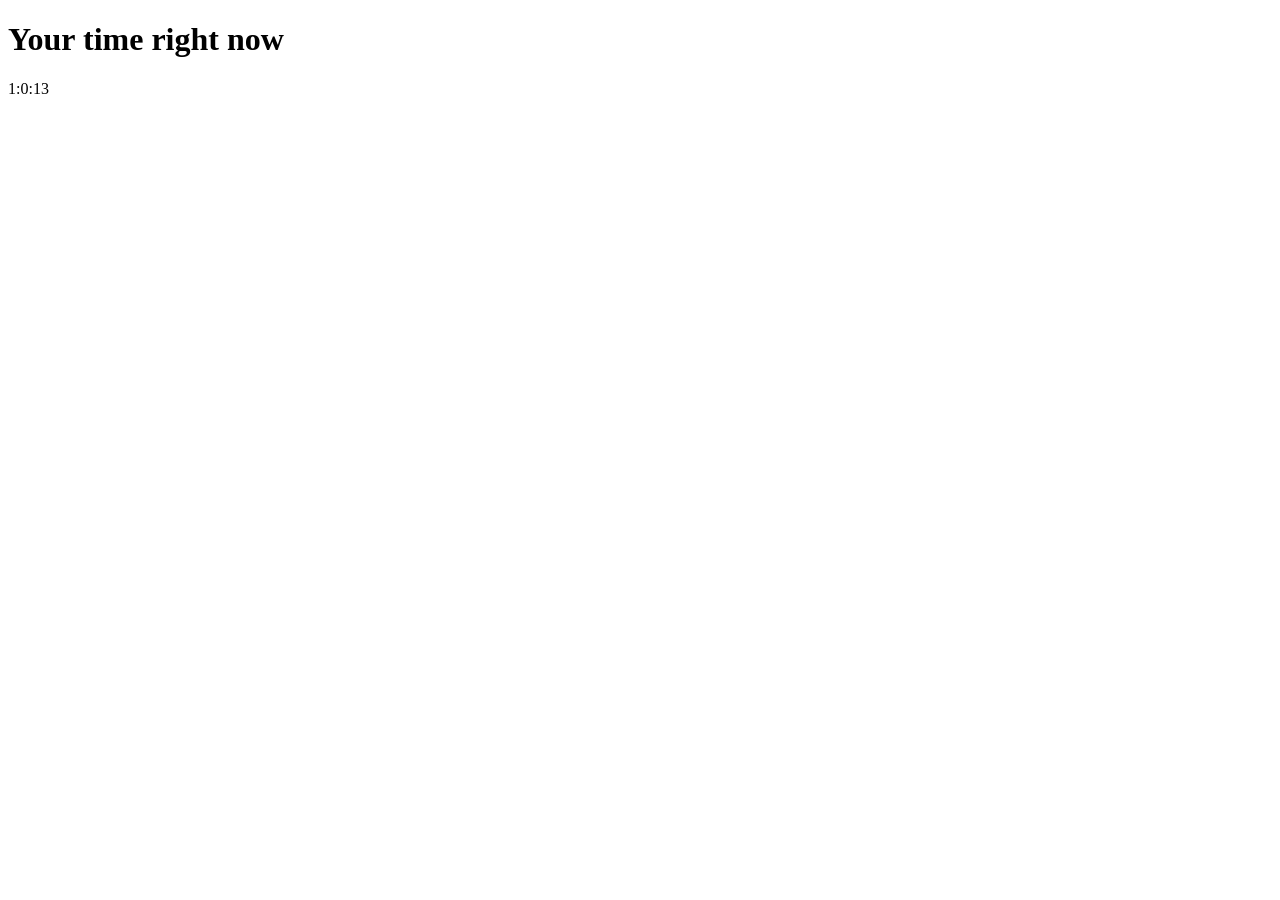
<file: digital-clock/index.html>
<!DOCTYPE html>
<html lang="en">
<head>
    <meta charset="UTF-8">
    <title>Digital Clock</title>
</head>
<body>
    <h1>Your time right now</h1>
    <p id="Clock">00:00:00</p>
    <script src="script.js"></script>

</body>
</html>
</file>
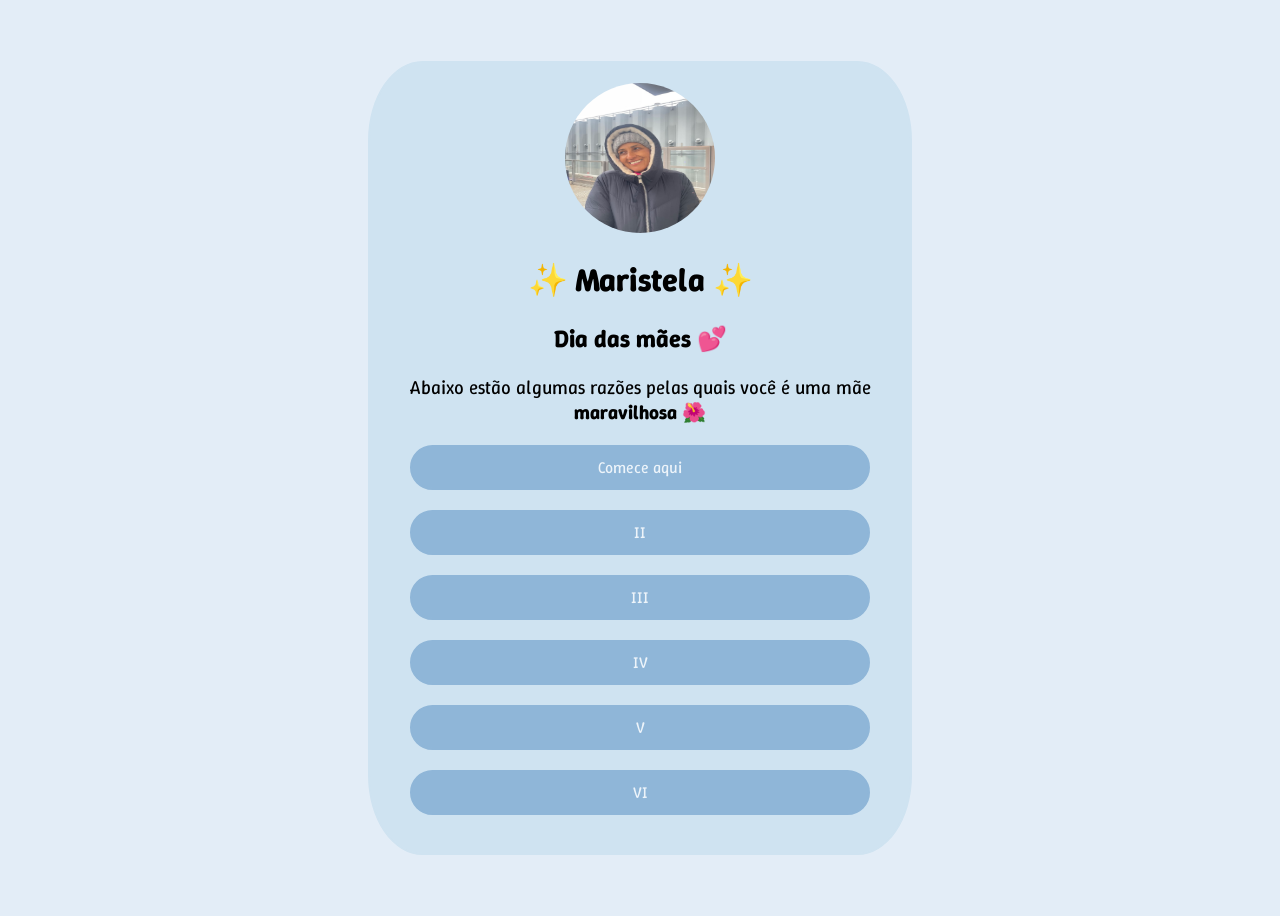
<file: mothers-day/index.html>
<!DOCTYPE html>
<html lang="pt">
<head>
    <meta charset="UTF-8">
    <meta name="viewport" content="width=device-width, initial-scale=1.0">

    <link rel="icon" type="image/jpg" sizes="32x32" href="Photos/icons/icon.jpg">
    <link rel="stylesheet" href="style.css">
    <link rel="preconnect" href="https://fonts.googleapis.com">
    <link rel="preconnect" href="https://fonts.gstatic.com" crossorigin>
    <link href="https://fonts.googleapis.com/css2?family=Winky+Sans:ital,wght@0,300..900;1,300..900&display=swap" rel="stylesheet">
    
    <title>dias das mães 🌺</title>
</head>
<body>
<div class="box">
    <img class="avatar" src="Photos/icons/icon2.jpg" alt="Maristela">
    <h1 class="name">✨ Maristela ✨</h1>

    <h2 class="title">Dia das mães 💕</h2>
    
    <p class="infos">Abaixo estão algumas razões pelas quais você é uma mãe <b>maravilhosa 🌺</b></p>
    <nav> 
        <ul>

            <li><a href="razaoi.html">Comece aqui</a></li>
            <li><a href="razaoii.html">II</a></li>
            <li><a href="razaoiii.html">III</a></li>
            <li><a href="razaoiv.html">IV</a></li>
            <li><a href="razaov.html">V</a></li>
            <li><a href="final.html">VI</a></li> 
        
        </ul>
    </nav> 
</div>

    


</body>

</html>
</file>
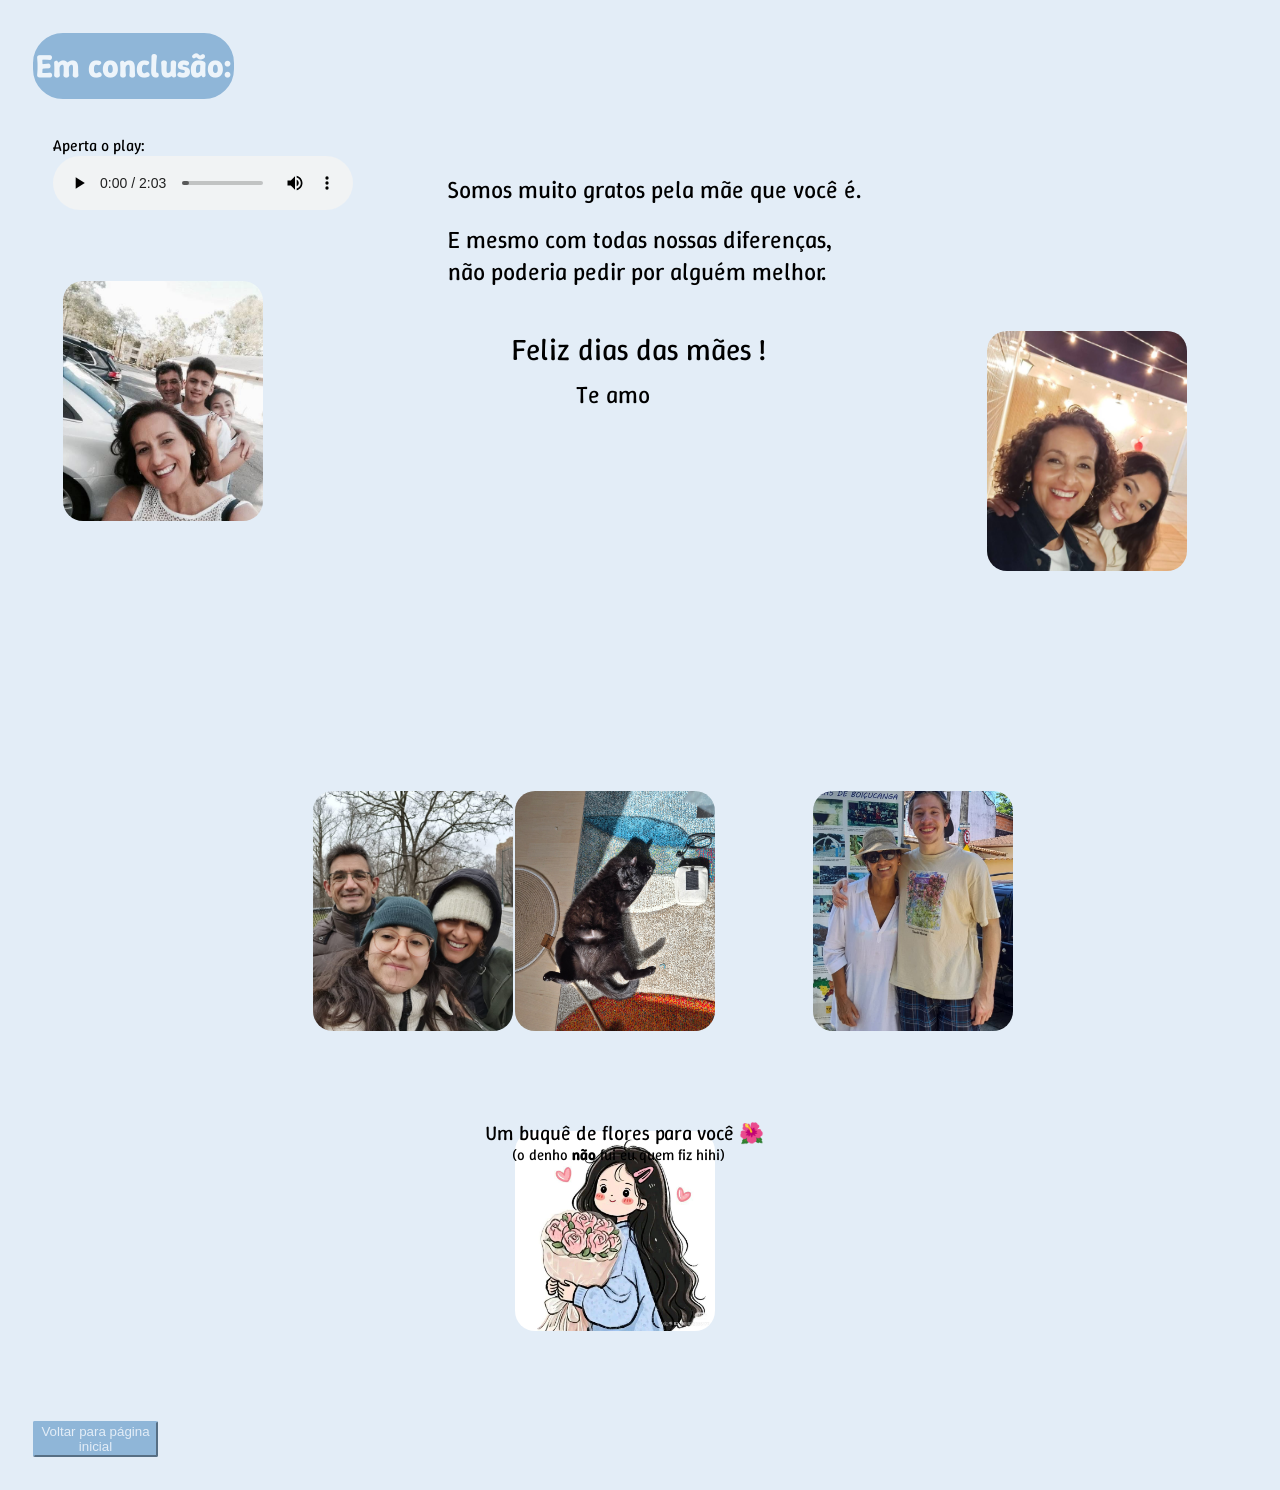
<file: mothers-day/final.html>
<!DOCTYPE html>
<html lang="pt">
<head>
    <meta charset="UTF-8">
    <meta name="viewport" content="width=device-width, initial-scale=1.0">
    <title>💕 Final</title>

    <link rel="preconnect" href="https://fonts.googleapis.com">
    <link rel="preconnect" href="https://fonts.gstatic.com" crossorigin>
    <link href="https://fonts.googleapis.com/css2?family=Winky+Sans:ital,wght@0,300..900;1,300..900&display=swap" rel="stylesheet">
    
    <link rel="stylesheet" href="final.css">
    
</head>
<body>
    <h1>Em conclusão:</h1>
    <figure>
        <figcaption>
            Aperta o play:
        </figcaption>
        <audio controls src="Music/Amazing Grace - Casa Rosa.mp3"></audio>

    </figure>
    

    <p class="first">Somos muito gratos pela mãe que você é.</p>
    <p class="second">E mesmo com todas nossas diferenças, <br> não poderia pedir por alguém melhor.</p>
    <p class="info">Feliz dias das mães !</p>
    <p class="info1">Te amo </p>
    
    <div class="container">
        
        <img class="photo" src="Photos/final/final.JPG" alt="Animais">
        <img class="photo1" src="Photos/final/final2.jpg" alt="final">
        <img class="photo2" src="Photos/final/final3.jpg" alt="final">
        <img class="photo3" src="Photos/final/final4.jpeg" alt="final">
        <img class="photo4" src="Photos/final/final5.jpg" alt="final">
                
     </div>

    <div class="container1"><img class="flower" src="Photos/final/flowerfinal2.jpg" alt="flower"></div>
    <p class="flower1">Um buquê de flores para você 🌺</p>
    <p class="disclaimer">(o denho <b>não</b> fui eu quem fiz hihi)</p>

    <div>
        <nav>
    
            <button onclick="window.location.href='index.html'">Voltar para página inicial</button>
        </nav>
    </div>
</body>
</html>
</file>
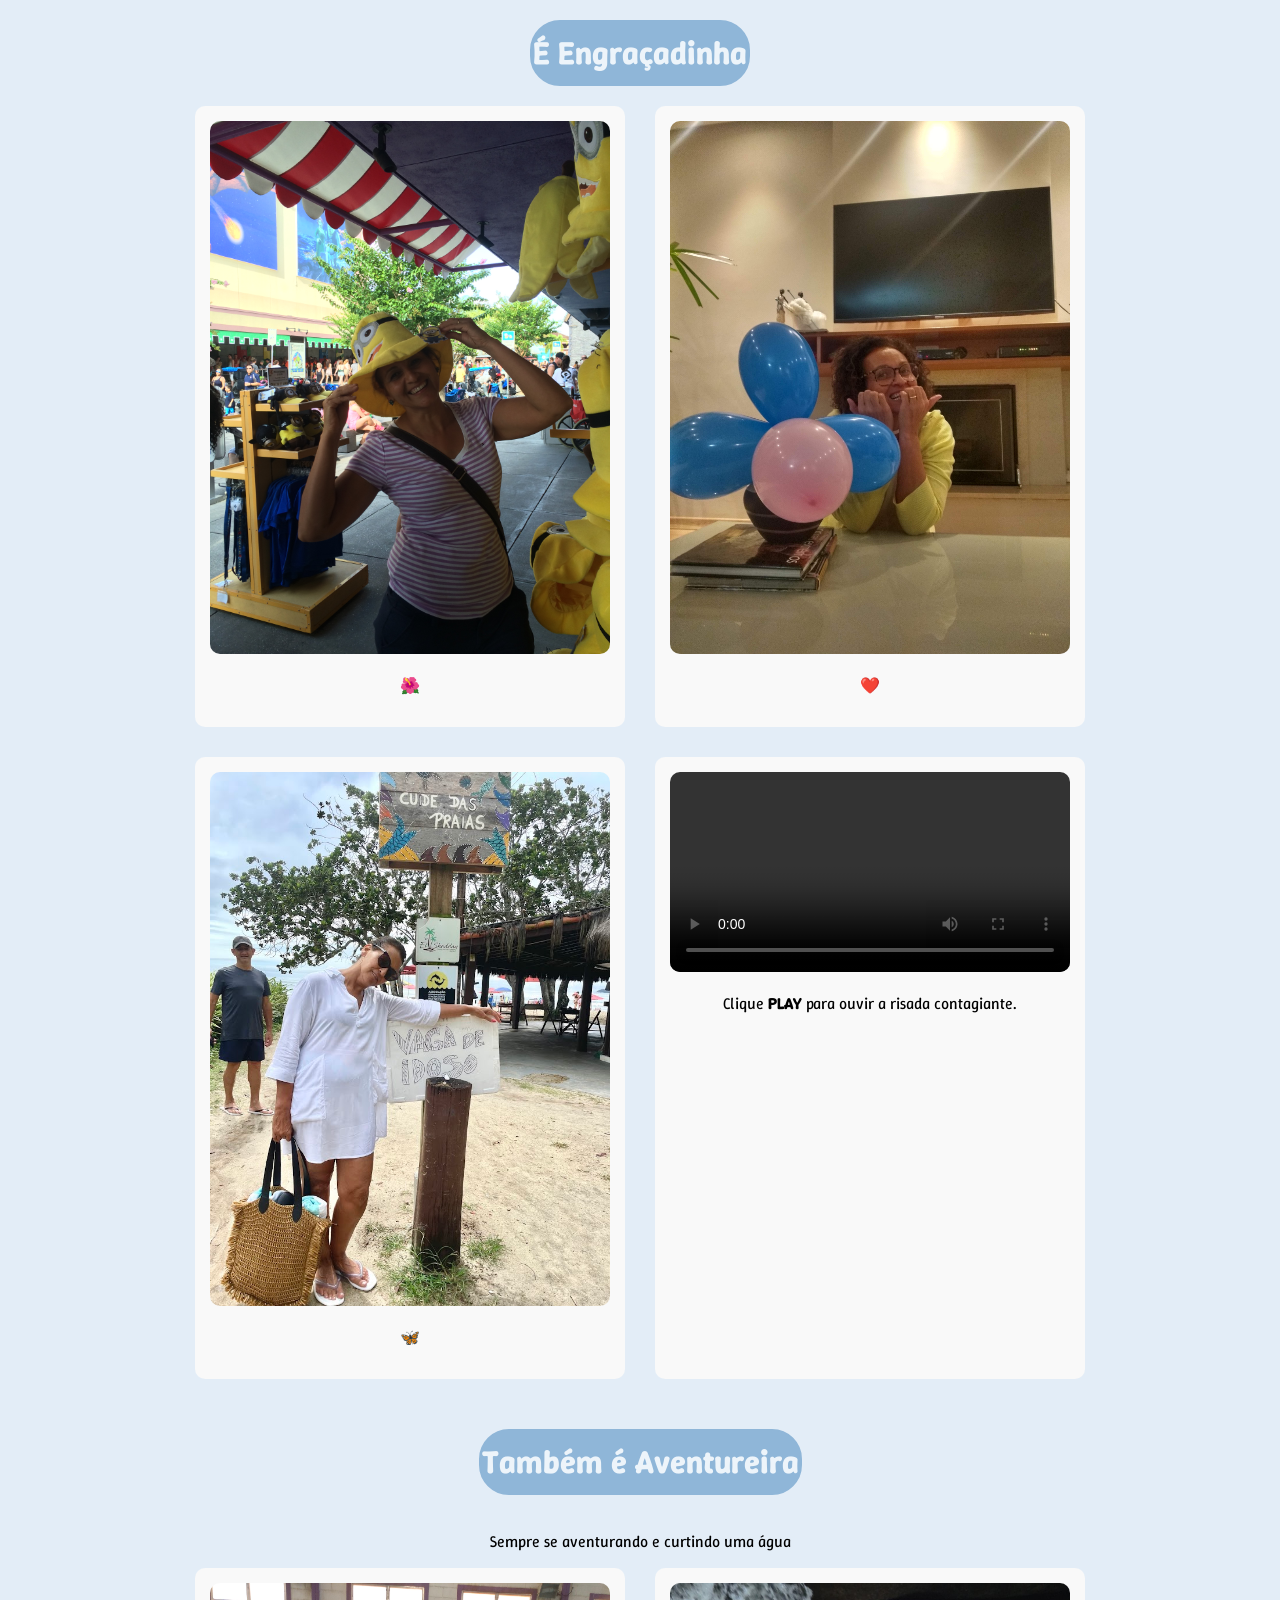
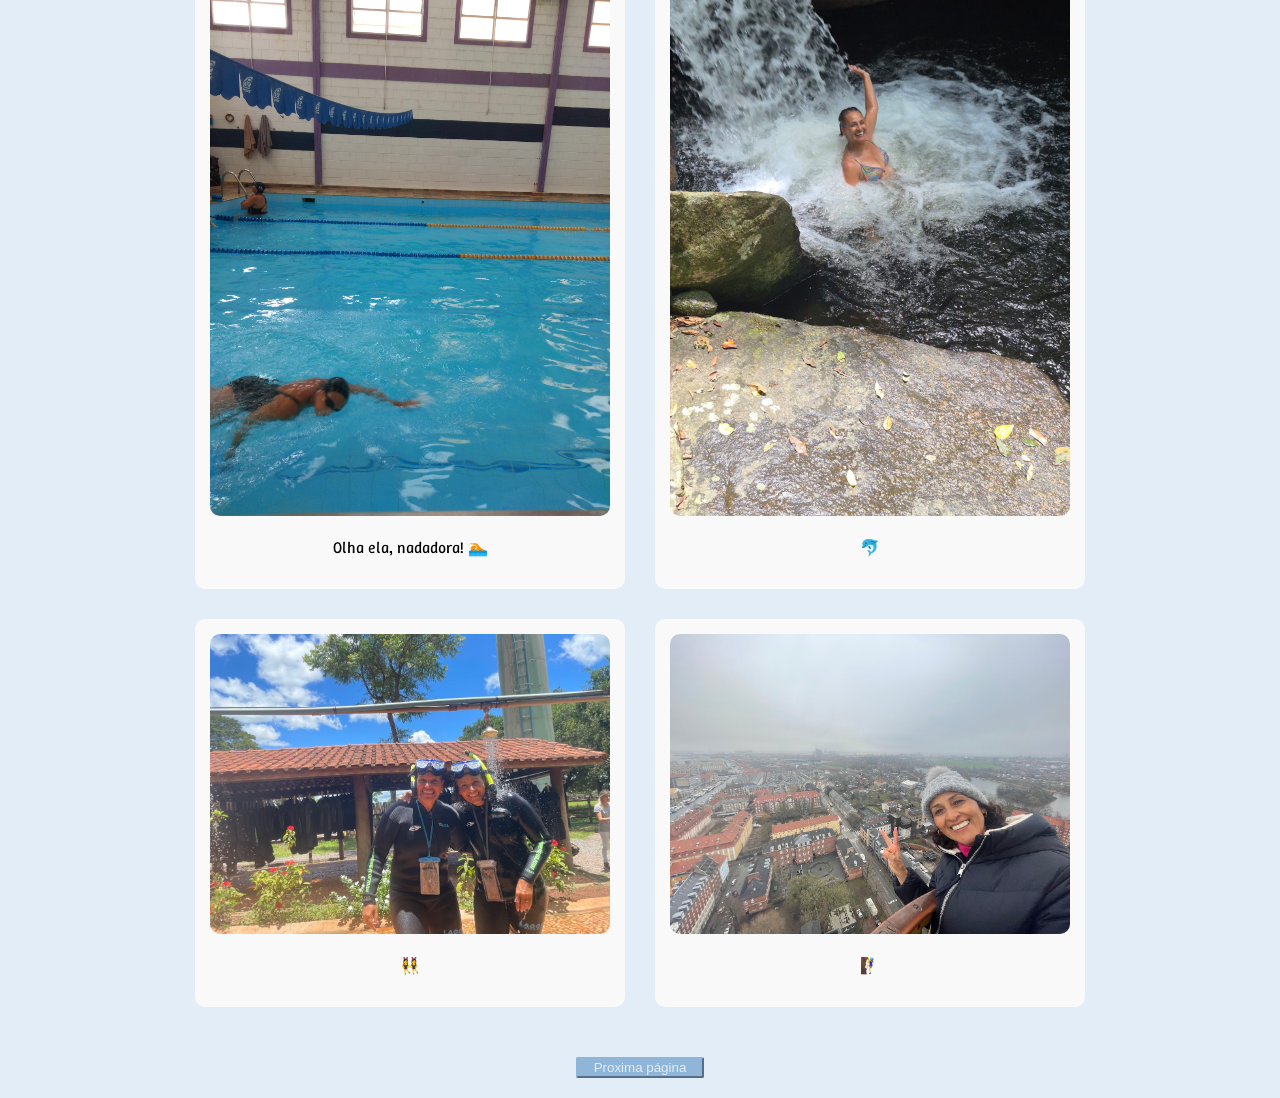
<file: mothers-day/razaoi.html>
<!DOCTYPE html>
<html lang="pt">
<head>
    <meta charset="UTF-8">
    <meta name="viewport" content="width=device-width, initial-scale=1.0">
    <title>Engraçadinha e Aventureira</title>

    <link rel="icon" type="image/jpg" sizes="32x32" href="Photos/aventureira/iconnadar.jpg">
    <link rel="preconnect" href="https://fonts.googleapis.com">
    <link rel="preconnect" href="https://fonts.gstatic.com" crossorigin>
    <link href="https://fonts.googleapis.com/css2?family=Winky+Sans:ital,wght@0,300..900;1,300..900&display=swap" rel="stylesheet">
    
    <link rel="stylesheet" href="razao.css">
    
</head>
<body>
    <h1>É Engraçadinha</h1>

    <div class="row">
        <div class="card">
            <img src="Photos/engracadinha/engracadinha.JPG" alt="engracadinha">
            <p>🌺</p>
        </div>

        <div class="card">
            <img src="Photos/engracadinha/engracadinha2.jpg" alt="fazendopiada">
            <p>❤️</p>
        </div>

    </div>

    <div class="row">
        <div class="card">
            <img src="Photos/engracadinha/engracadinha3.jpg" alt="louquinhamarmita">
            <p>🦋</p>
            </div>

        <div class="card">     
           <video controls width="150">
                <source src="Photos/engracadinha/engracadinha1.mp4" type="video/mp4" />
                            
            </video>
            <p>Clique <b>PLAY</b> para ouvir a risada contagiante.</p>
        </div>
        
    </div>
 
    <div>

        <h1>Também é Aventureira</h1>

        <p>Sempre se aventurando e curtindo uma água</p>
    </div>
    
    <div class="row">

        <div class="card">
            <img src="Photos/aventureira/aventureira1.jpg" alt="aventureira">
            <p>Olha ela, nadadora! 🏊 </p>
        </div>
      
        <div class="card">
            <img src="Photos/aventureira/aventureira3.jpeg" alt="aventureira">
            <p>🐬</p>
        </div>

    </div>

    <div class="row">
        <div class="card">    
            <img src="Photos/aventureira/aventureira4.jpg" alt="aventureira">
            <p>👯‍♀️</p>
        </div>

        <div class="card">    
            <img src="Photos/aventureira/aventureira5.jpg" alt="aventureira">
            <p>🧗‍♀️</p>
        </div>
    </div>

    <div>
        <nav>
    
            <button onclick="window.location.href='razaoii.html'">Proxima página</button>
        </nav>
    </div>
</body>
</html>
</file>
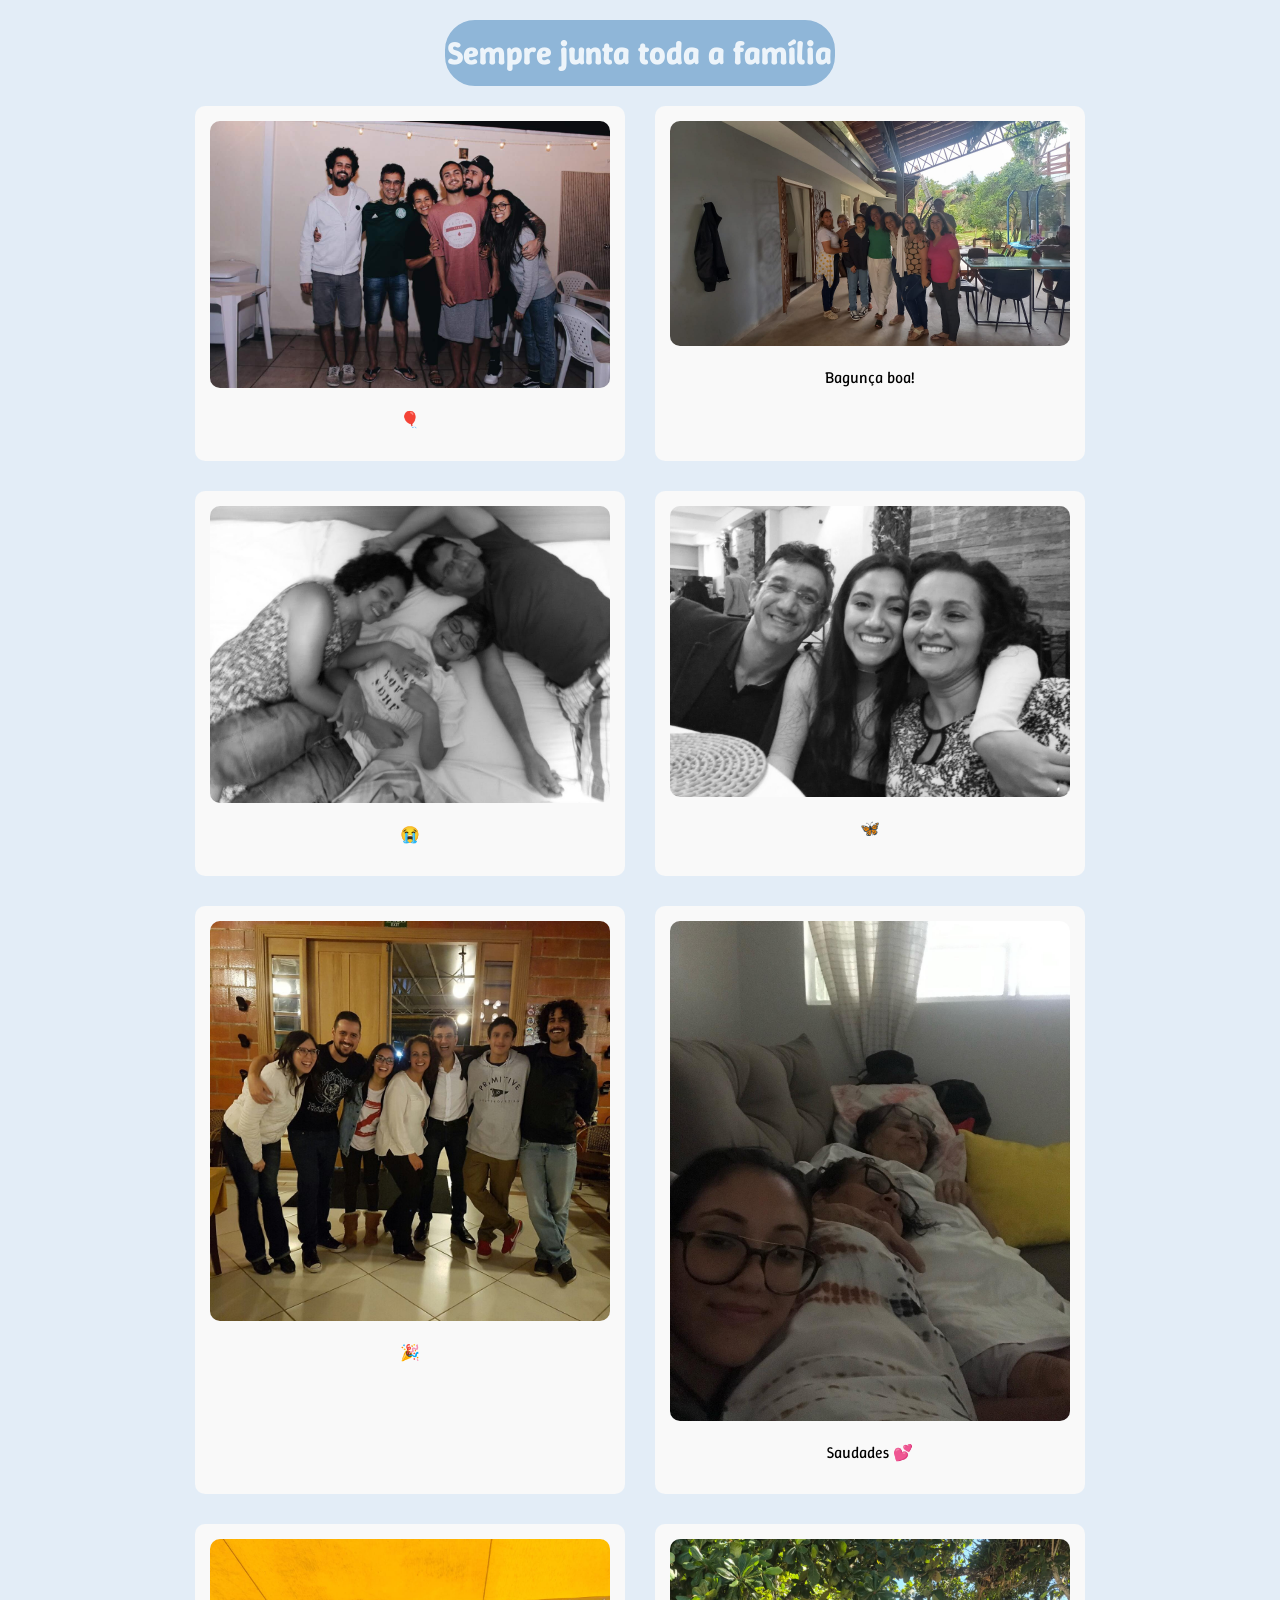
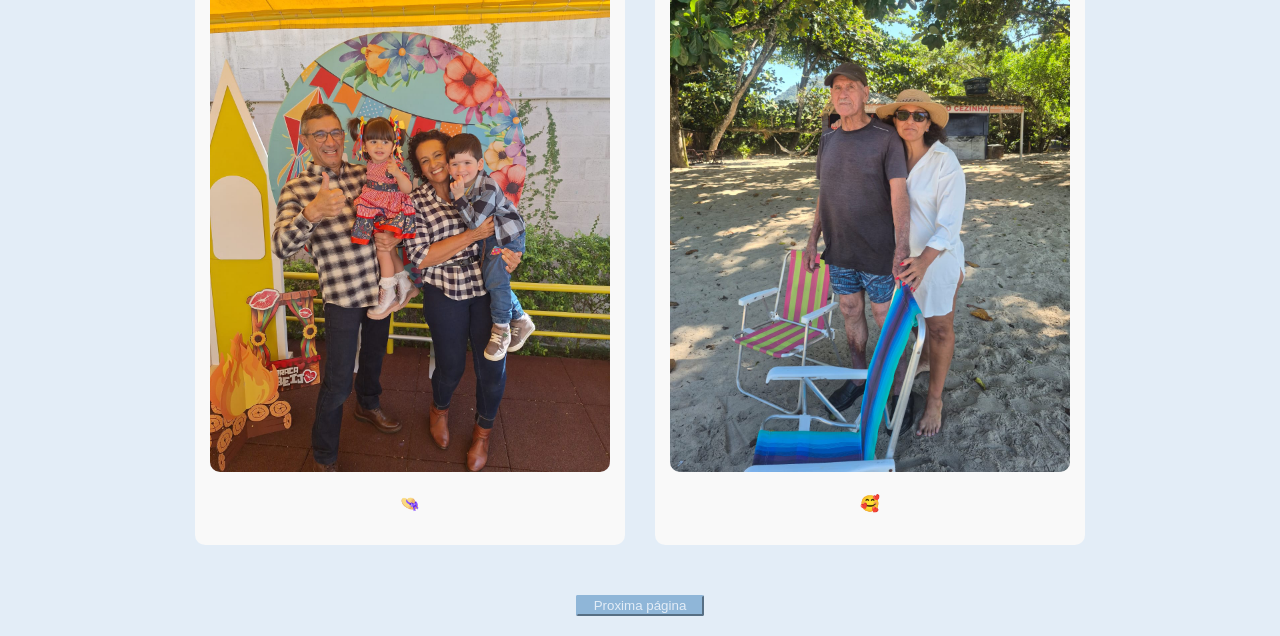
<file: mothers-day/razaoii.html>
<!DOCTYPE html>
<html lang="pt">
<head>
    <meta charset="UTF-8">
    <meta name="viewport" content="width=device-width, initial-scale=1.0">
    <title>Junta toda a família</title>

    <link rel="preconnect" href="https://fonts.googleapis.com">
    <link rel="preconnect" href="https://fonts.gstatic.com" crossorigin>
    <link href="https://fonts.googleapis.com/css2?family=Winky+Sans:ital,wght@0,300..900;1,300..900&display=swap" rel="stylesheet">
    
    <link rel="stylesheet" href="razao.css">
</head>
<body>
    <h1>Sempre junta toda a família</h1>

    <div class="row">
        <div class="card">
            <img src="Photos/familiajunta/familiajunta.jpg" alt="Familia">
            <p>🎈</p>
        </div>

        <div class="card">
            <img src="Photos/familiajunta/familiajunta6.jpg" alt="churrasco">
            <p>Bagunça boa!</p>
        </div>
    </div>

    <div class="row">

        <div class="card">
            <img src="Photos/familiajunta/familiajunta3.jpg" alt="familia">
            <p>😭</p>
        </div>

        <div class="card">
            <img src="Photos/familiajunta/familiajunta2.jpg" alt="familia">
            <p>🦋</p>
        </div>
    </div>

    <div class="row">
        <div class="card">
            <img src="Photos/familiajunta/familiajunta4.JPG" alt="familia">
            <p>🎉</p>
        </div>

        <div class="card">
            <img src="Photos/familiajunta/familiajunta1.jpg" alt="familia">
            <p>Saudades 💕</p>
        </div>
    </div>

    <div class="row">
        <div class="card">
            <img src="Photos/familiajunta/familia2.jpeg" alt="familia">
            <p>👒</p>
        </div>

        <div class="card">
            <img src="Photos/familiajunta/familia3.jpeg" alt="familia">
            <p>🥰</p>
        </div>
    </div>

    <div>
        <nav>
    
            <button onclick="window.location.href='razaoiii.html'">Proxima página</button>
        </nav>
    </div>
</body>
</html>
</file>
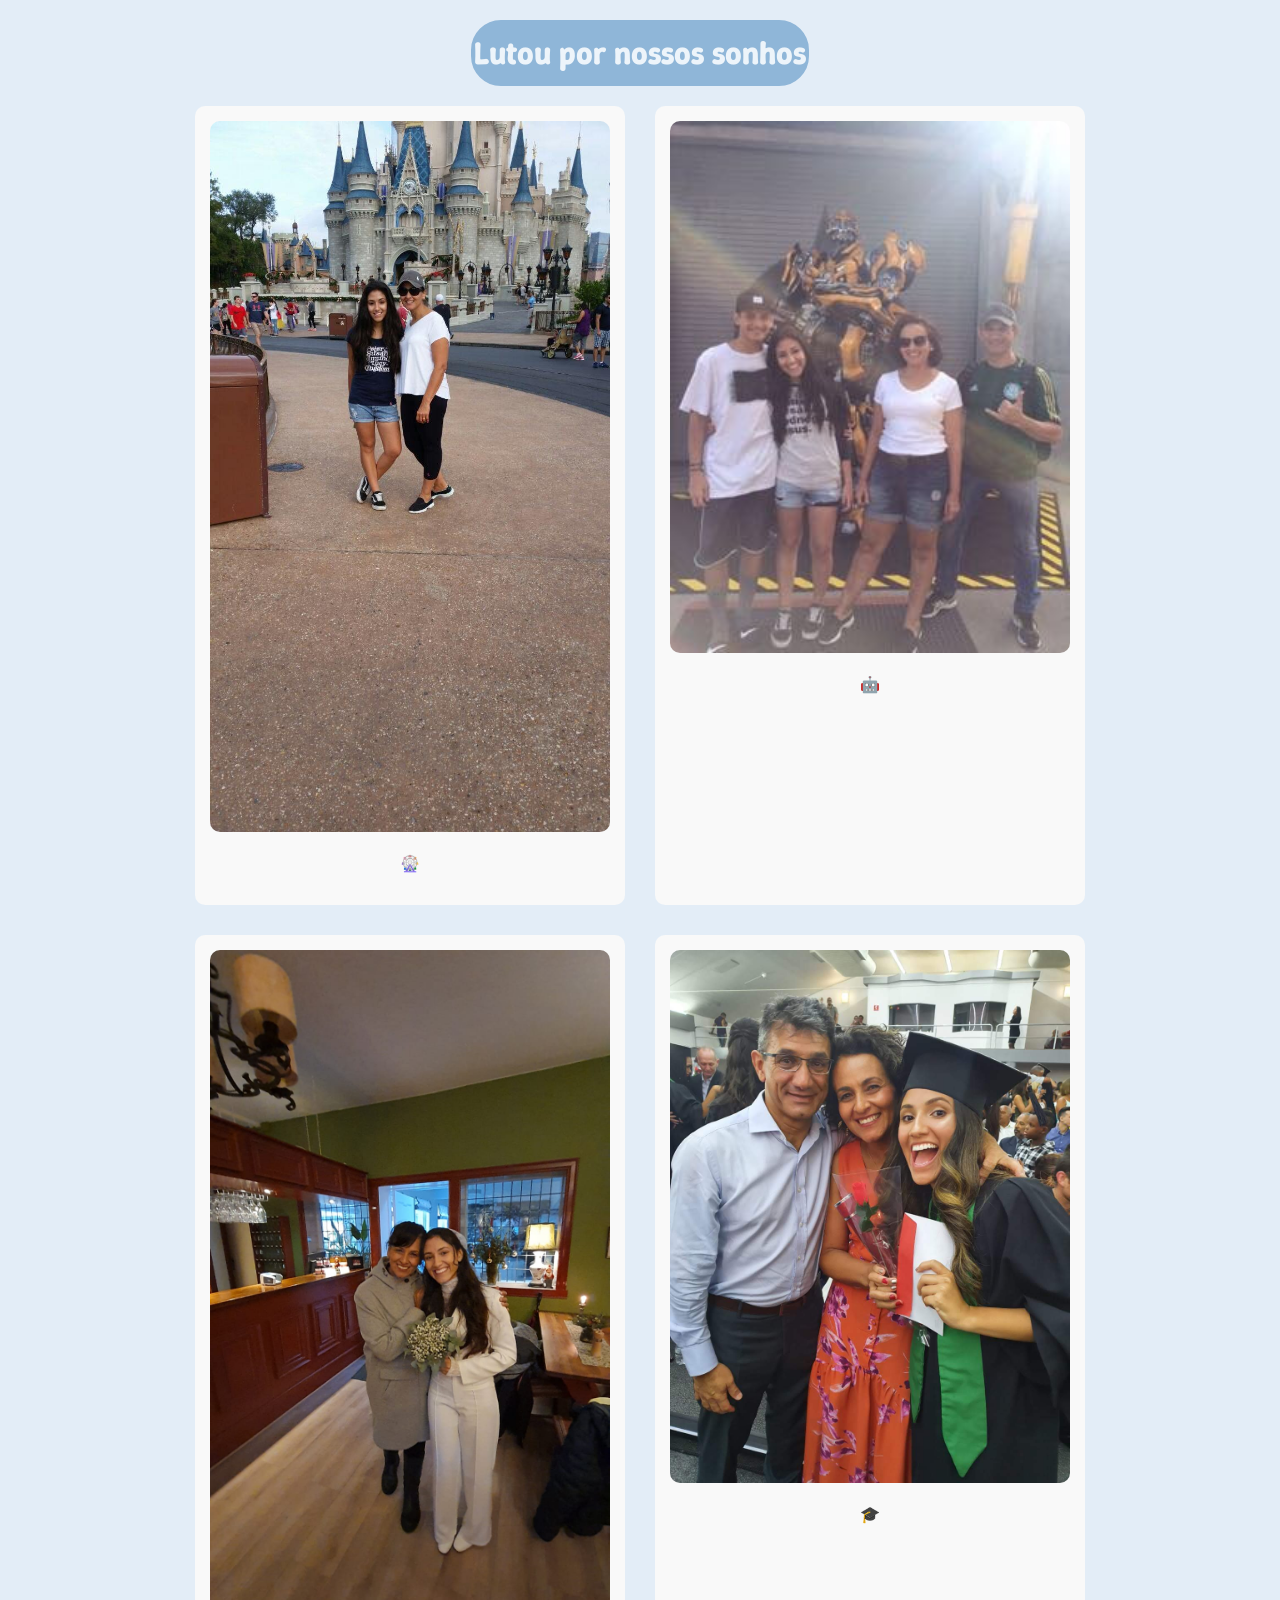
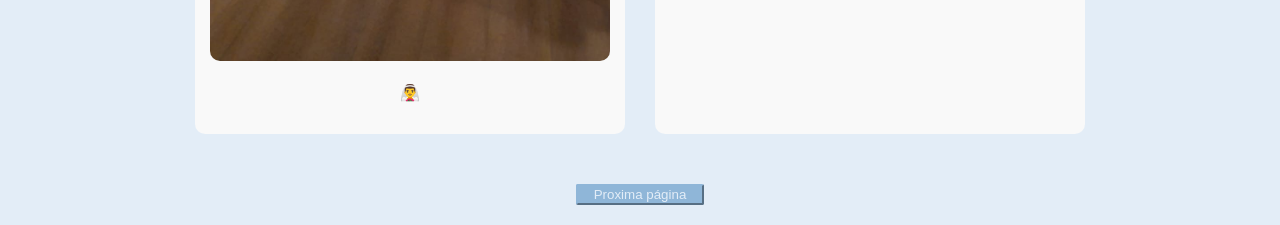
<file: mothers-day/razaoiii.html>
<!DOCTYPE html>
<html lang="pt">
<head>
    <meta charset="UTF-8">
    <meta name="viewport" content="width=device-width, initial-scale=1.0">
    <title>Sonhos</title>

    <link rel="preconnect" href="https://fonts.googleapis.com">
    <link rel="preconnect" href="https://fonts.gstatic.com" crossorigin>
    <link href="https://fonts.googleapis.com/css2?family=Winky+Sans:ital,wght@0,300..900;1,300..900&display=swap" rel="stylesheet">
    
    <link rel="stylesheet" href="razao.css">
</head>
<body>
    <h1>Lutou por nossos sonhos</h1>

    <div class="row">
        <div class="card">
            <img src="Photos/sonhos/sonhos.JPG" alt="Familia">
            <p>🎡</p>
        </div>

        <div class="card">
            <img src="Photos/sonhos/sonhos1.JPG" alt="churrasco">
            <p>🤖</p>
        </div>
    </div>

    <div class="row">

        <div class="card">
            <img src="Photos/sonhos/sonhos2.jpg" alt="familia">
            <p>👰‍♂️</p>
        </div>

        <div class="card">
            <img src="Photos/sonhos/sonhos3.jpg" alt="familia">
            <p>🎓</p>
        </div>
    </div>

    <div>
        <nav>
    
            <button onclick="window.location.href='razaoiv.html'">Proxima página</button>
        </nav>
    </div>
</body>
</html>
</file>
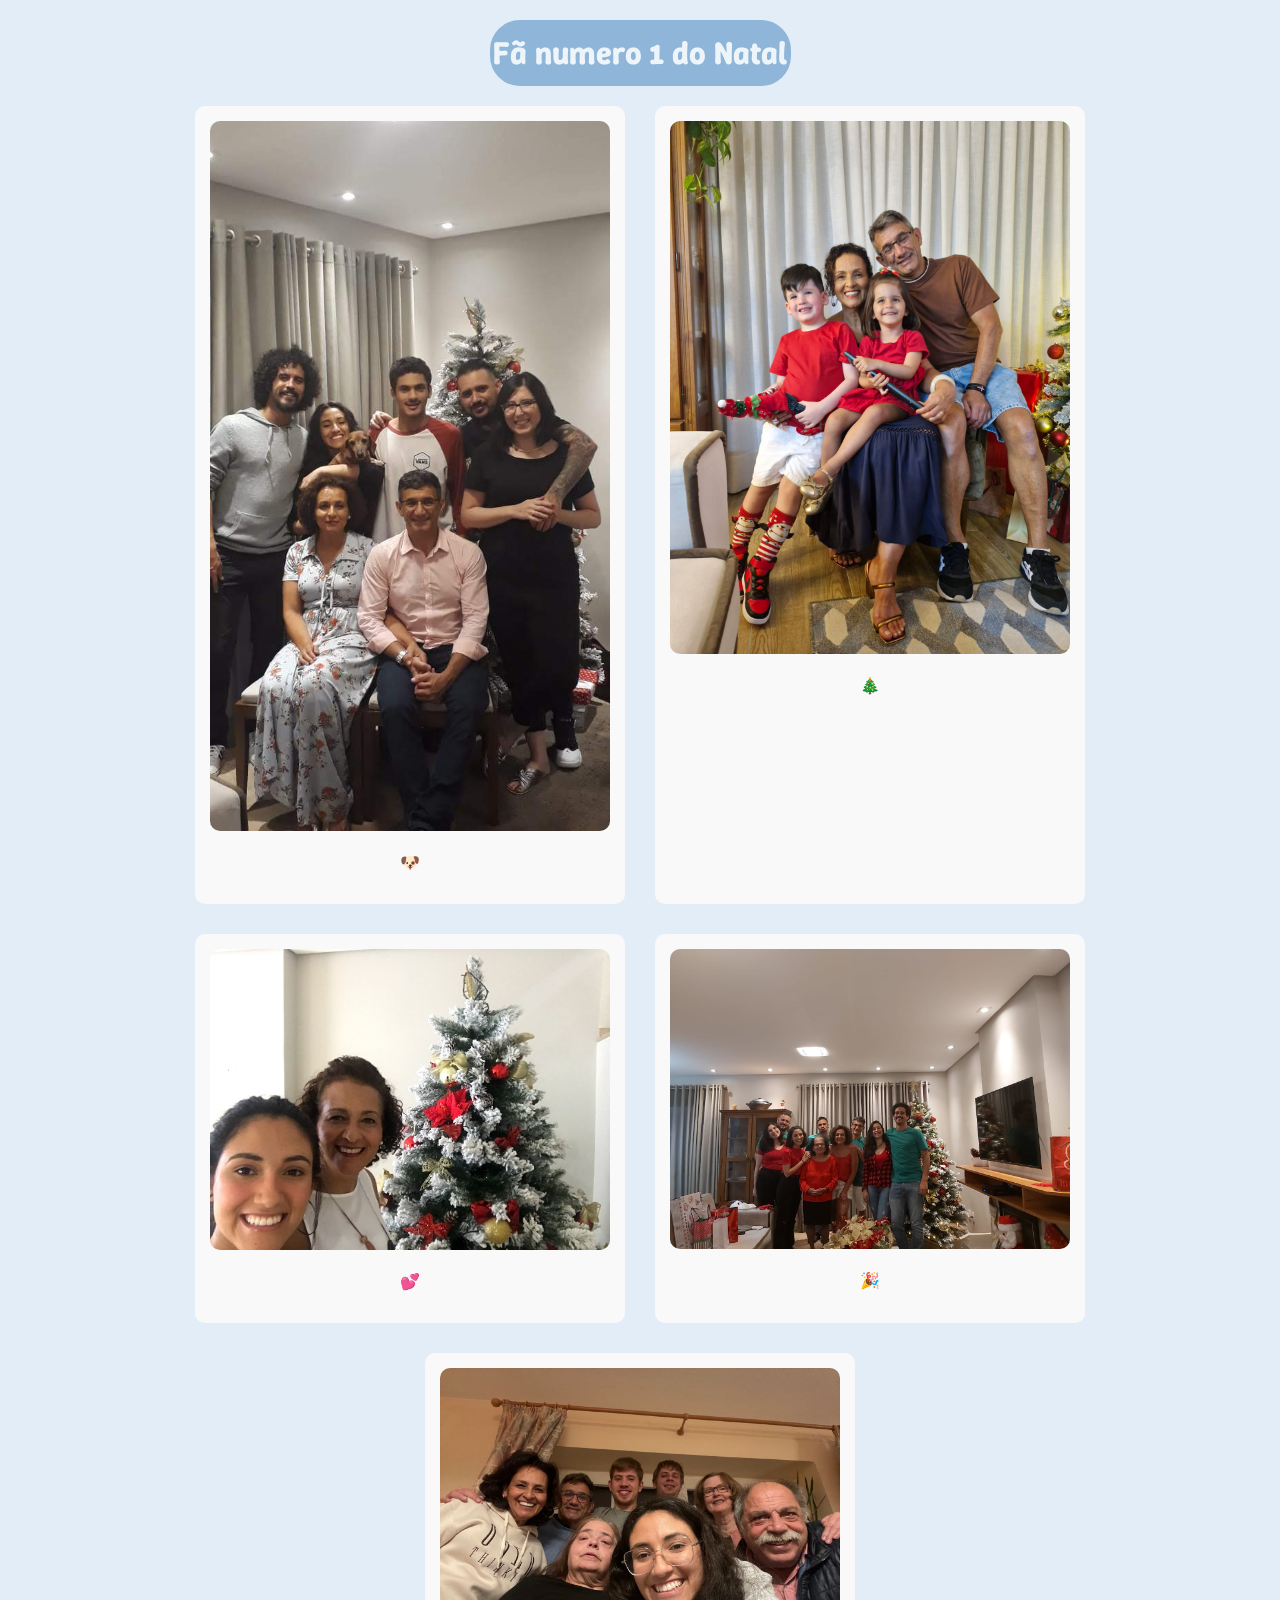
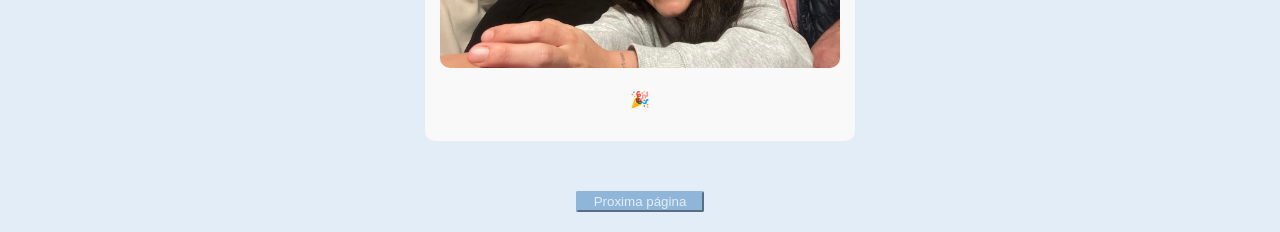
<file: mothers-day/razaoiv.html>
<!DOCTYPE html>
<html lang="pt">
<head>
    <meta charset="UTF-8">
    <meta name="viewport" content="width=device-width, initial-scale=1.0">
    <title>🎄Ama Natal</title>

    <link rel="preconnect" href="https://fonts.googleapis.com">
    <link rel="preconnect" href="https://fonts.gstatic.com" crossorigin>
    <link href="https://fonts.googleapis.com/css2?family=Winky+Sans:ital,wght@0,300..900;1,300..900&display=swap" rel="stylesheet">
    
    <link rel="stylesheet" href="razao.css">
</head>
<body>
    <h1>Fã numero 1 do Natal</h1>

    <div class="row">
        <div class="card">
            <img src="Photos/amanatal/amanatal.jpg" alt="Natal">
            <p>🐶</p>
        </div>

        <div class="card">
            <img src="Photos/amanatal/amanatal8.jpeg" alt="Natal">
            <p>🎄</p>
        </div>
    </div>

    <div class="row">

        <div class="card">
            <img src="Photos/amanatal/amanatal1.jpg" alt="natal">
            <p>💕</p>
        </div>

        <div class="card">
            <img src="Photos/amanatal/amanatal3.jpeg" alt="familia">
            <p>🎉</p>
        </div>

        <div class="card">
            <img src="Photos/amanatal/amanatal9.jpg" alt="familia">
            <p>🎉</p>
        </div>
    </div>
    
    <div>
        <nav>
    
            <button onclick="window.location.href='razaov.html'">Proxima página</button>
        </nav>
    </div>
</body>
</html>
</file>
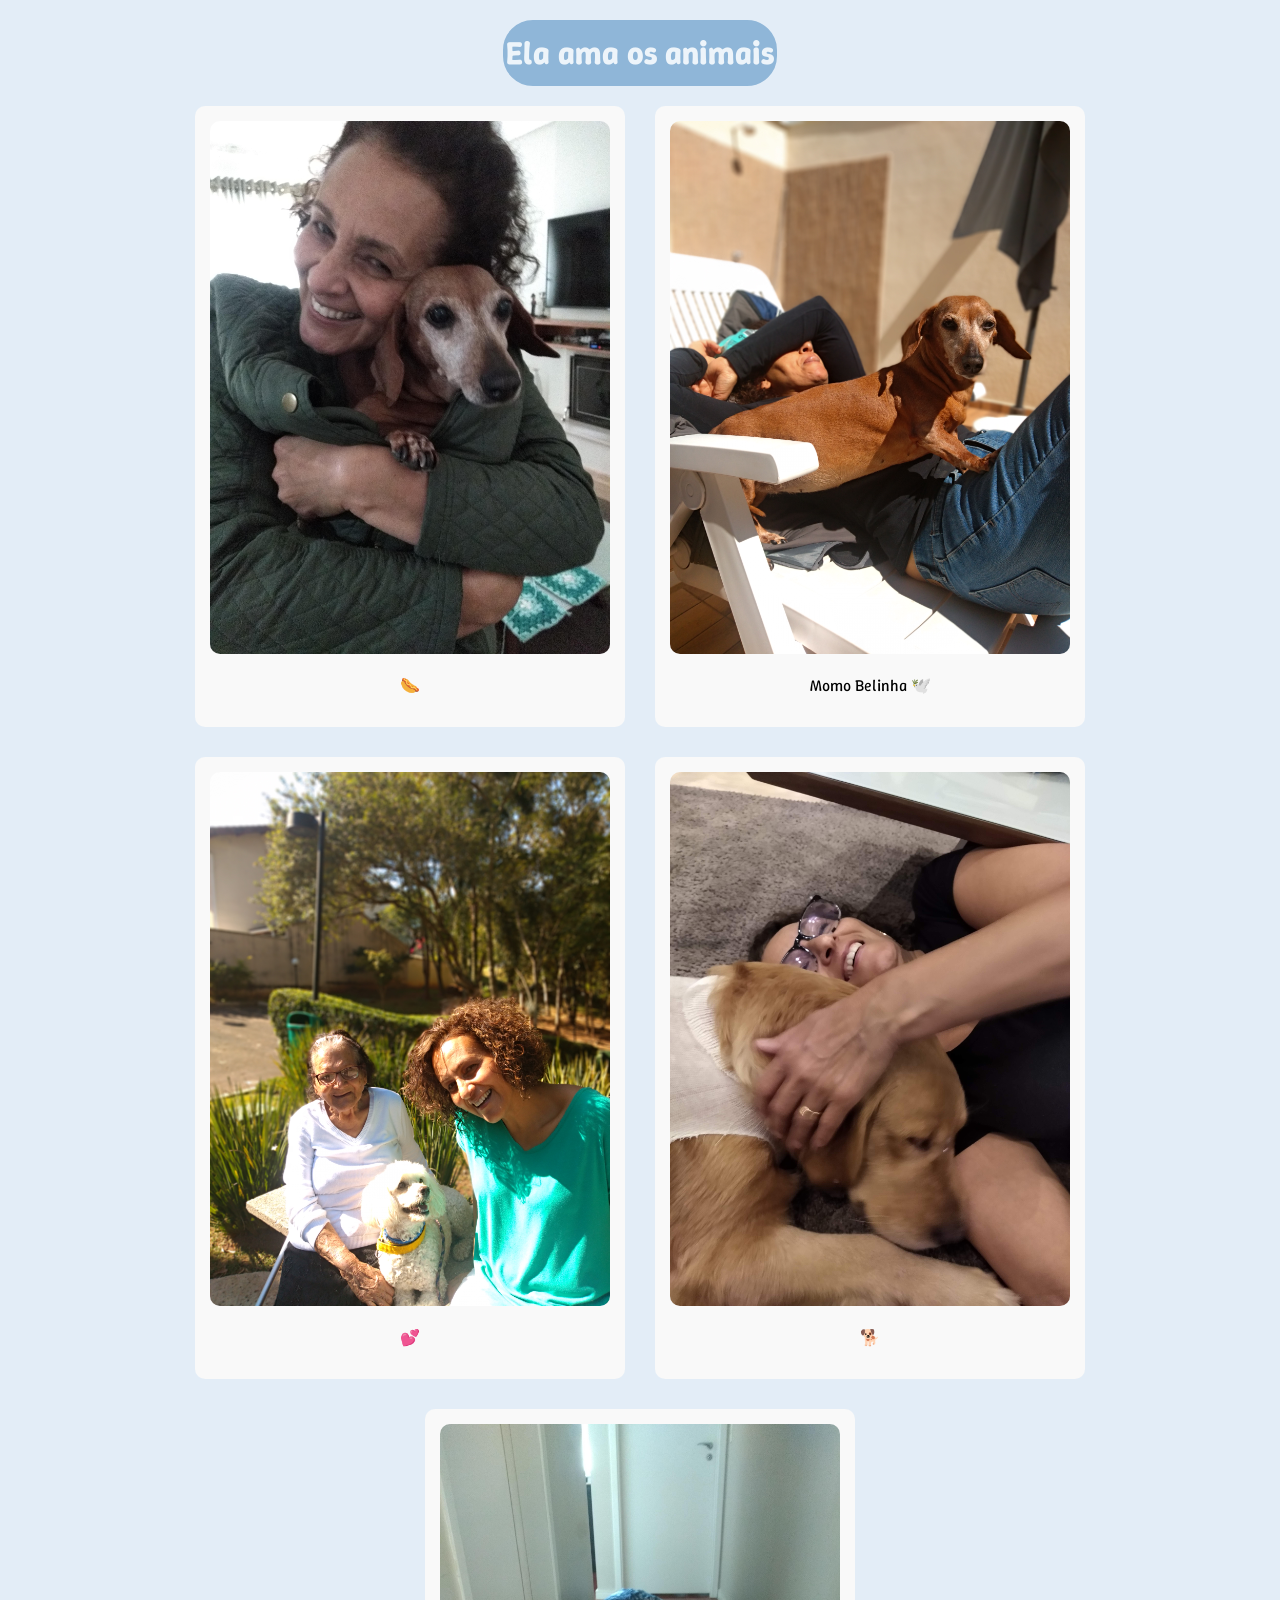
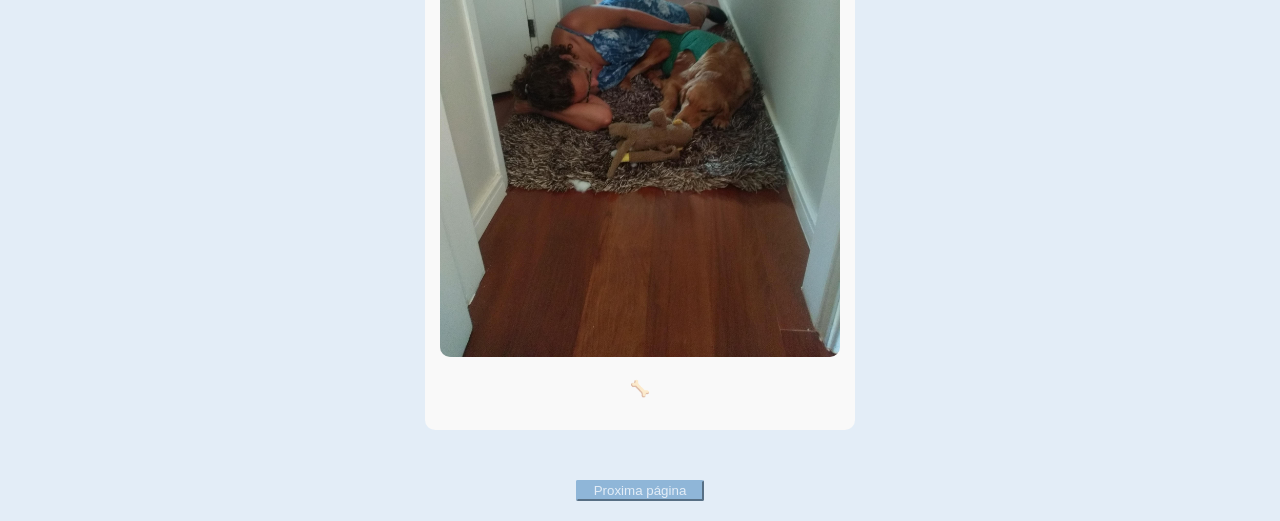
<file: mothers-day/razaov.html>
<!DOCTYPE html>
<html lang="pt">
<head>
    <meta charset="UTF-8">
    <meta name="viewport" content="width=device-width, initial-scale=1.0">
    <title>🐶 Ama os animais</title>

    <link rel="preconnect" href="https://fonts.googleapis.com">
    <link rel="preconnect" href="https://fonts.gstatic.com" crossorigin>
    <link href="https://fonts.googleapis.com/css2?family=Winky+Sans:ital,wght@0,300..900;1,300..900&display=swap" rel="stylesheet">
    
    <link rel="stylesheet" href="razao.css">
</head>
<body>
    <h1>Ela ama os animais</h1>

    <div class="row">
        <div class="card">
            <img src="Photos/amaanimais/amaanimais.jpg" alt="Animais">
            <p>🌭</p>
        </div>

        <div class="card">
            <img src="Photos/amaanimais/amaanimais1.jpg" alt="Animais">
            <p>Momo Belinha 🕊️</p>
        </div>
    </div>

    <div class="row">

        <div class="card">
            <img src="Photos/amaanimais/amaanimais2.jpg" alt="animais">
            <p>💕</p>
        </div>

        <div class="card">
            <img src="Photos/amaanimais/amaanimais3.jpg" alt="animais">
            <p>🐕</p>
        </div>

        <div class="card">
            <img src="Photos/amaanimais/amaanimais4.jpg" alt="animais">
            <p>🦴</p>
        </div>
    </div>
    
    <div>
        <nav>
    
            <button onclick="window.location.href='final.html'">Proxima página</button>
        </nav>
    </div>
</body>
</html>
</file>
<file: mothers-day/style.css>
body{
    background-color: #e3edf7 ;
    font-family: "Winky Sans", normal;
    text-align: center;

    display: flex;
    justify-content: center;
    align-items: center;
    height: 100vh;
}

.avatar{
    width: 150px;
    height: 150px;
    border-radius: 70%;
    object-position: left;
}
.box {
  width: 500px;
  height: 750px;
  padding: 20px;
  border: 2px solid #cfe3f1;
  background: #cfe3f1;
  border-radius: 10%;
}
.infos{
    font-size: larger;
    text-align: center;
}
nav {
  text-align: center;
}

nav a {
  display: block;
  padding: 10px 1px;
  background-color: #8fb6d8;
  border: 2px solid #8fb6d8;
  border-radius: 30px;
  text-decoration: none;
  color: #edf4fa;
  margin: 20px;
}

ul {
  list-style: none;
  padding: 0;
  margin: 0;
  text-align: center;
}
</file>
<file: mothers-day/final.css>
body{
    background-color: #e3edf7 ;
    font-family: "Winky Sans", normal;
    margin: 1%;
    
}

h1{
  display: inline-block;
  padding: 10px 1px;
  background-color: #8fb6d8;
  border: 2px solid #8fb6d8;
  border-radius: 30px;
  text-decoration: none;
  color: #edf4fa;
  margin: 20px;
}

.container {
  position: relative;
  width: 100%;
  height: 100vh;
}


.container img {
  width: 200px;
  height: 240px;
  object-fit: cover;
  border-radius: 20px;
}


.photo {
  position: absolute;
  top: 50px;
  left: 50px;
}

.photo1 {
  position: absolute;
  top: 100px;
  right: 80px;
}

.photo2 {
  position: absolute;
  bottom: 100px;
  left: 300px;
}

.photo3 {
  position: absolute;
  bottom: 100px;
  left: 800px;
}

.photo4{
    position:absolute;
    left: 40%;
    bottom: 100px;
    
}

.first {
  position: absolute;
  top: 150px;
  left: 35%;
  font-size: 24px;
}

.second {
  position: absolute;
  top: 200px;
  left: 35%;
  font-size: 24px;
}

.info {
    position: absolute;
    top: 300px;
    left: 40%;
    font-size: 30px;
    
}

.info1{
    position: absolute;
    top: 355px;
    left: 45%;
    font-size: 24px;
}

.container1 {
  position: relative;
  width: 100%;
  height: 30vh;
}


.container1 img {
  width: 200px;
  height: 200px;
  object-fit: cover;
  border-radius: 20px;
}

.flower {
    position: absolute;
    left: 40%;
}

.flower1{
    position: absolute;
    left: 38%;
    top: 1100px;
    font-size: 20px;
}

.disclaimer{
    position: absolute;
    left: 40%;
    top: 1130px;
    font-size: 15px;

}

button{
  background-color: #8fb6d8;
  color: #e3edf7;
  width: 10%;
  border-radius: 2px;
  border-color: #8fb6d8;
  margin: 20px;
}
</file>
<file: mothers-day/razao.css>
body{
    background-color: #e3edf7 ;
    font-family: "Winky Sans", normal;
    text-align: center;
    margin: 0%;
    
}

h1{
  display: inline-block;
  padding: 10px 1px;
  background-color: #8fb6d8;
  border: 2px solid #8fb6d8;
  border-radius: 30px;
  text-decoration: none;
  color: #edf4fa;
  margin: 20px;
}

.row {
  display: flex;
  justify-content: center;
  flex-wrap: wrap;
  gap: 30px;

  margin-bottom: 30px;
}

.card {
  width: 400px;
  background: #f9f9f9;
  padding: 15px;
  border-radius: 10px;
  text-align: center;
}

.card img {
  width: 100%;
  border-radius: 10px;
}
.card video {
  width: 100%;
  border-radius: 10px;
}

button{
  background-color: #8fb6d8;
  color: #e3edf7;
  width: 10%;
  border-radius: 2px;
  border-color: #8fb6d8;
  margin: 20px;
}
</file>
